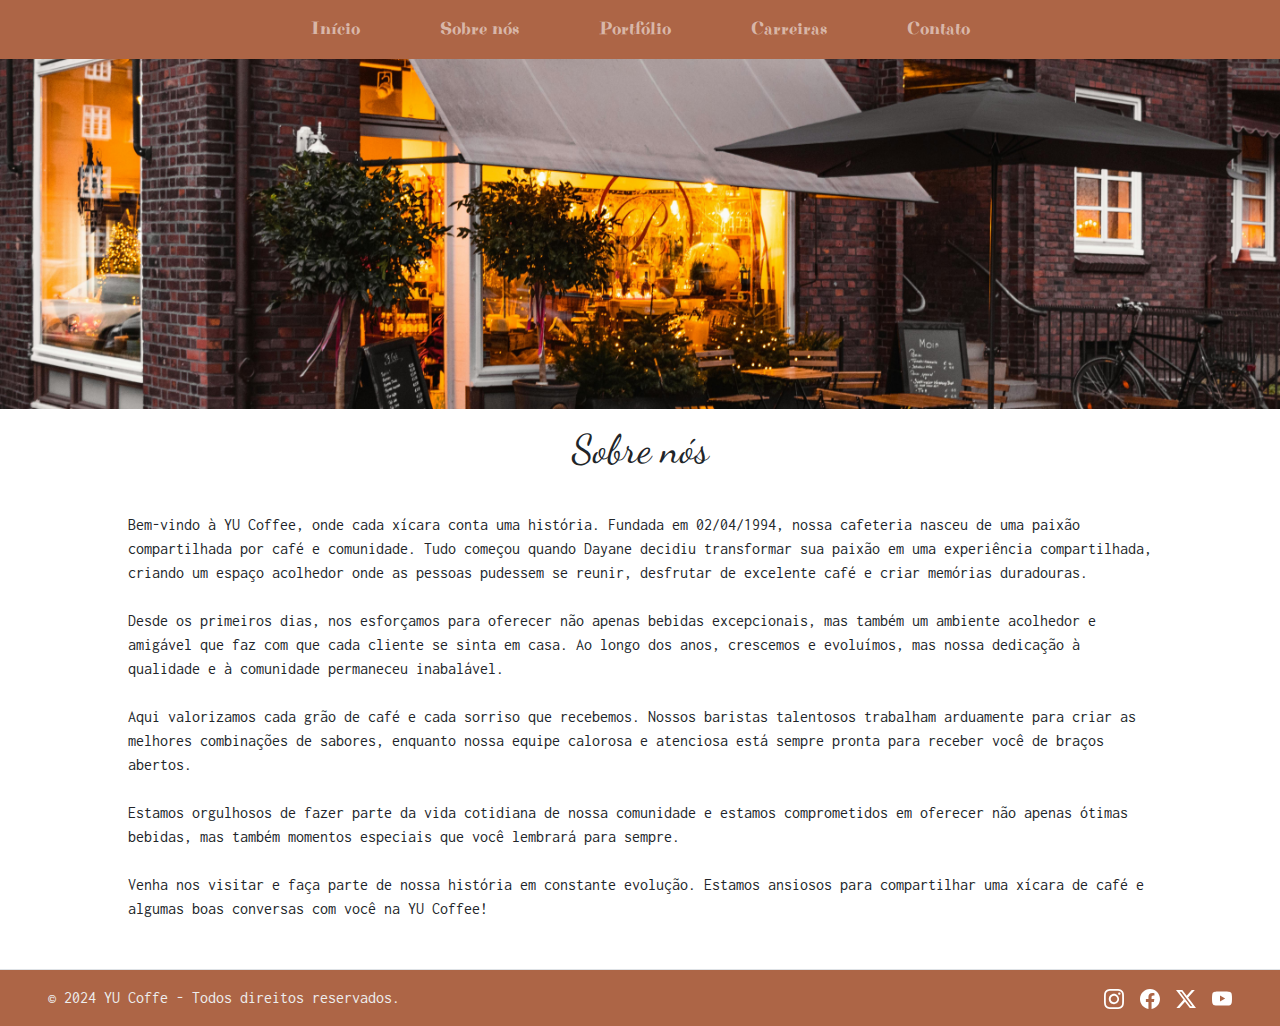
<file: pages/about.html>
<!DOCTYPE html>
<html lang="pt-BR">
  <head>
    <meta charset="UTF-8" />
    <meta name="viewport" content="width=device-width, initial-scale=1.0" />
    <link rel="stylesheet" href="../style.css" />
    <link rel="stylesheet" href="../custom-styles.css" />
    <link rel="shortcut icon" href="../assets/images/favicon.png" type="image/x-icon">
    <link
      rel="stylesheet"
      href="https://cdn.jsdelivr.net/npm/bootstrap@5.3.3/dist/css/bootstrap.min.css"
    />
    <title>YU Coffee - Sobre nós</title>
  </head>
  <body>
    <nav class="navbar navbar-expand-lg navbar-dark primary-bg">
      <button class="navbar-toggler mx-2 my-2" type="button" data-toggle="collapse" data-target="#navbarNav" aria-controls="navbarNav" aria-expanded="false" aria-label="Toggle navigation">
        <span class="navbar-toggler-icon"></span>
      </button>
      <div class="collapse navbar-collapse" id="navbarNav">
        <ul class="navbar-nav mx-auto text-center d-block d-lg-flex">
          <li class="nav-item bg-md-menu">
            <a class="nav-link menu-font" href="../index.html">Início</a>
          </li>
          <li class="nav-item">
            <a class="nav-link menu-font" href="../pages/about.html">Sobre nós</a>
          </li>
          <li class="nav-item">
            <a class="nav-link menu-font" href="../pages/portifolio.html">Portfólio</a>
          </li>
          <li class="nav-item">
            <a class="nav-link menu-font" href="../pages/carrers.html">Carreiras</a>
          </li>
          <li class="nav-item">
            <a class="nav-link menu-font" href="../pages/contact.html">Contato</a>
          </li>
        </ul>
      </div>
    </nav>

    <section id="about">
      <img
        src="../../assets/images/store.jpg"
        alt="Foto da loja"
        class="storeImg"
      />
      <h2 class="display-6 title-font text-center py-3">Sobre nós</h2>
      <p>
        Bem-vindo à YU Coffee, onde cada xícara conta uma história. Fundada em
        02/04/1994, nossa cafeteria nasceu de uma paixão compartilhada por café
        e comunidade. Tudo começou quando Dayane decidiu transformar sua paixão
        em uma experiência compartilhada, criando um espaço acolhedor onde as
        pessoas pudessem se reunir, desfrutar de excelente café e criar memórias
        duradouras.
      </p>
      <p>
        Desde os primeiros dias, nos esforçamos para oferecer não apenas bebidas
        excepcionais, mas também um ambiente acolhedor e amigável que faz com
        que cada cliente se sinta em casa. Ao longo dos anos, crescemos e
        evoluímos, mas nossa dedicação à qualidade e à comunidade permaneceu
        inabalável.
      </p>
      <p>
        Aqui valorizamos cada grão de café e cada sorriso que recebemos. Nossos
        baristas talentosos trabalham arduamente para criar as melhores
        combinações de sabores, enquanto nossa equipe calorosa e atenciosa está
        sempre pronta para receber você de braços abertos.
      </p>
      <p>
        Estamos orgulhosos de fazer parte da vida cotidiana de nossa comunidade
        e estamos comprometidos em oferecer não apenas ótimas bebidas, mas
        também momentos especiais que você lembrará para sempre.
      </p>
      <p>
        Venha nos visitar e faça parte de nossa história em constante evolução.
        Estamos ansiosos para compartilhar uma xícara de café e algumas boas
        conversas com você na YU Coffee!
      </p>            
    </section>

    <footer
      class="d-flex flex-wrap justify-content-between align-items-center py-3 px-5 mt-5 border-top primary-bg"
    >
      <div class="col-md-4 d-flex align-items-center">
        <span class="mb-3 mb-md-0 footerText"
          >&copy; 2024 YU Coffe - Todos direitos reservados.</span
        >
      </div>

      <ul class="nav col-md-4 justify-content-end list-unstyled d-flex align-items-center">
        <li class="ms-3">
          <a class="text-body-secondary" href="https://www.instagram.com/">
            <i class="bi bi-instagram"></i>
            <svg width="20" height="20">
              <image href="../assets/icons/instagram.svg" alt="Instagram" width="20" height="20" />
            </svg>
        </li>
        <li class="ms-3">
          <a class="text-body-secondary" href="https://www.facebook.com/">
            <svg width="20" height="20">
              <image
              href="../assets/icons/facebook.svg"
              alt="Facebook"
              width="20" height="20"          
          />
            </svg>
            </a>
        </li>
        <li class="ms-3">
          <a class="text-body-secondary" href="https://twitter.com/">
            <svg width="20" height="20">
              <image
              href="../assets/icons/twitter.svg"
              alt="Twitter"  
              height="20" width="20"        
          />
            </svg>
            </a>
        </li>
        <li class="ms-3">
          <a class="text-body-secondary" href="https://youtube.com.br/">
            <svg width="20" height="20">
              <image
              href="../assets/icons/youtube.svg"
              alt="Youtube" 
              height="20" width="20"                     
          />
            </svg>
            </a>
        </li>
      </ul>
    </footer>

    <script src="https://code.jquery.com/jquery-3.5.1.slim.min.js"></script>
    <script src="https://cdn.jsdelivr.net/npm/@popperjs/core@2.9.2/dist/umd/popper.min.js"></script>
    <script src="https://stackpath.bootstrapcdn.com/bootstrap/4.5.2/js/bootstrap.min.js"></script>
  </body>
</html>
</file>
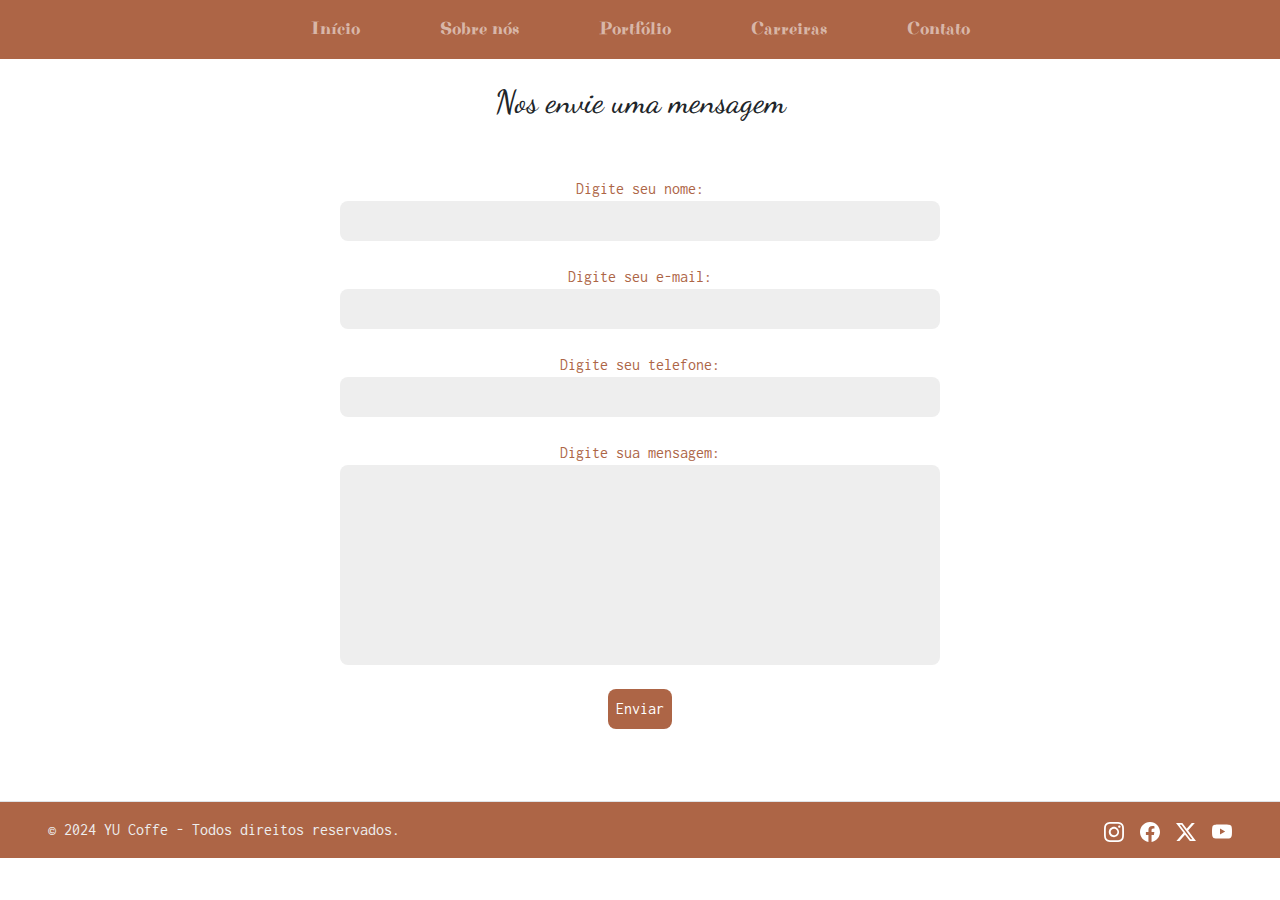
<file: pages/contact.html>
<!DOCTYPE html>
<html lang="pt-BR">
  <head>
    <meta charset="UTF-8" />
    <meta name="viewport" content="width=device-width, initial-scale=1.0" />
    <link rel="stylesheet" href="../style.css" />
    <link rel="stylesheet" href="../custom-styles.css" />
    <link rel="shortcut icon" href="../assets/images/favicon.png" type="image/x-icon">
    <link
      rel="stylesheet"
      href="https://cdn.jsdelivr.net/npm/bootstrap@5.3.3/dist/css/bootstrap.min.css"
    />
    <title>YU Coffee - Contato</title>
  </head>
  <body>
    <nav class="navbar navbar-expand-lg navbar-dark primary-bg">
      <button class="navbar-toggler mx-2 my-2" type="button" data-toggle="collapse" data-target="#navbarNav" aria-controls="navbarNav" aria-expanded="false" aria-label="Toggle navigation">
        <span class="navbar-toggler-icon"></span>
      </button>
      <div class="collapse navbar-collapse" id="navbarNav">
        <ul class="navbar-nav mx-auto text-center d-block d-lg-flex">
          <li class="nav-item bg-md-menu">
            <a class="nav-link menu-font" href="../index.html">Início</a>
          </li>
          <li class="nav-item">
            <a class="nav-link menu-font" href="../pages/about.html">Sobre nós</a>
          </li>
          <li class="nav-item">
            <a class="nav-link menu-font" href="../pages/portifolio.html">Portfólio</a>
          </li>
          <li class="nav-item">
            <a class="nav-link menu-font" href="../pages/carrers.html">Carreiras</a>
          </li>
          <li class="nav-item">
            <a class="nav-link menu-font" href="../pages/contact.html">Contato</a>
          </li>
        </ul>
      </div>
    </nav>

    <section id="contact">
      <h2 class="title-font text-center py-4">Nos envie uma mensagem</h2>
      <form >
        <div class="form-group">
          <label for="name">Digite seu nome:</label>
          <input type="text" id="name">
        </div>
        <div class="form-group">
          <label for="email">Digite seu e-mail:</label>
          <input type="email" id="email" >
        </div>
        <div class="form-group">
          <label for="tel">Digite seu telefone:</label>
          <input type="tel" id="tel" >
        </div>
        <div class="form-group">
          <label for="text">Digite sua mensagem:</label>
          <textarea id="text" ></textarea>
        </div>
        <button class="primary-bg font-white">Enviar</button>
      </form>
    </section>

    <footer
      class="d-flex flex-wrap justify-content-between align-items-center py-3 px-5 mt-5 border-top primary-bg"
    >
      <div class="col-md-4 d-flex align-items-center">
        <span class="mb-3 mb-md-0 footerText"
          >&copy; 2024 YU Coffe - Todos direitos reservados.</span
        >
      </div>

      <ul class="nav col-md-4 justify-content-end list-unstyled d-flex align-items-center">
        <li class="ms-3">
          <a class="text-body-secondary" href="https://www.instagram.com/">
            <i class="bi bi-instagram"></i>
            <svg width="20" height="20">
              <image href="../assets/icons/instagram.svg" alt="Instagram" width="20" height="20" />
            </svg>
        </li>
        <li class="ms-3">
          <a class="text-body-secondary" href="https://www.facebook.com/">
            <svg width="20" height="20">
              <image
              href="../assets/icons/facebook.svg"
              alt="Facebook"
              width="20" height="20"          
          />
            </svg>
            </a>
        </li>
        <li class="ms-3">
          <a class="text-body-secondary" href="https://twitter.com/">
            <svg width="20" height="20">
              <image
              href="../assets/icons/twitter.svg"
              alt="Twitter"  
              height="20" width="20"        
          />
            </svg>
            </a>
        </li>
        <li class="ms-3">
          <a class="text-body-secondary" href="https://youtube.com.br/">
            <svg width="20" height="20">
              <image
              href="../assets/icons/youtube.svg"
              alt="Youtube" 
              height="20" width="20"                     
          />
            </svg>
            </a>
        </li>
      </ul>
    </footer>

    <script src="https://code.jquery.com/jquery-3.5.1.slim.min.js"></script>
    <script src="https://cdn.jsdelivr.net/npm/@popperjs/core@2.9.2/dist/umd/popper.min.js"></script>
    <script src="https://stackpath.bootstrapcdn.com/bootstrap/4.5.2/js/bootstrap.min.js"></script>
  </body>
</html>
</file>
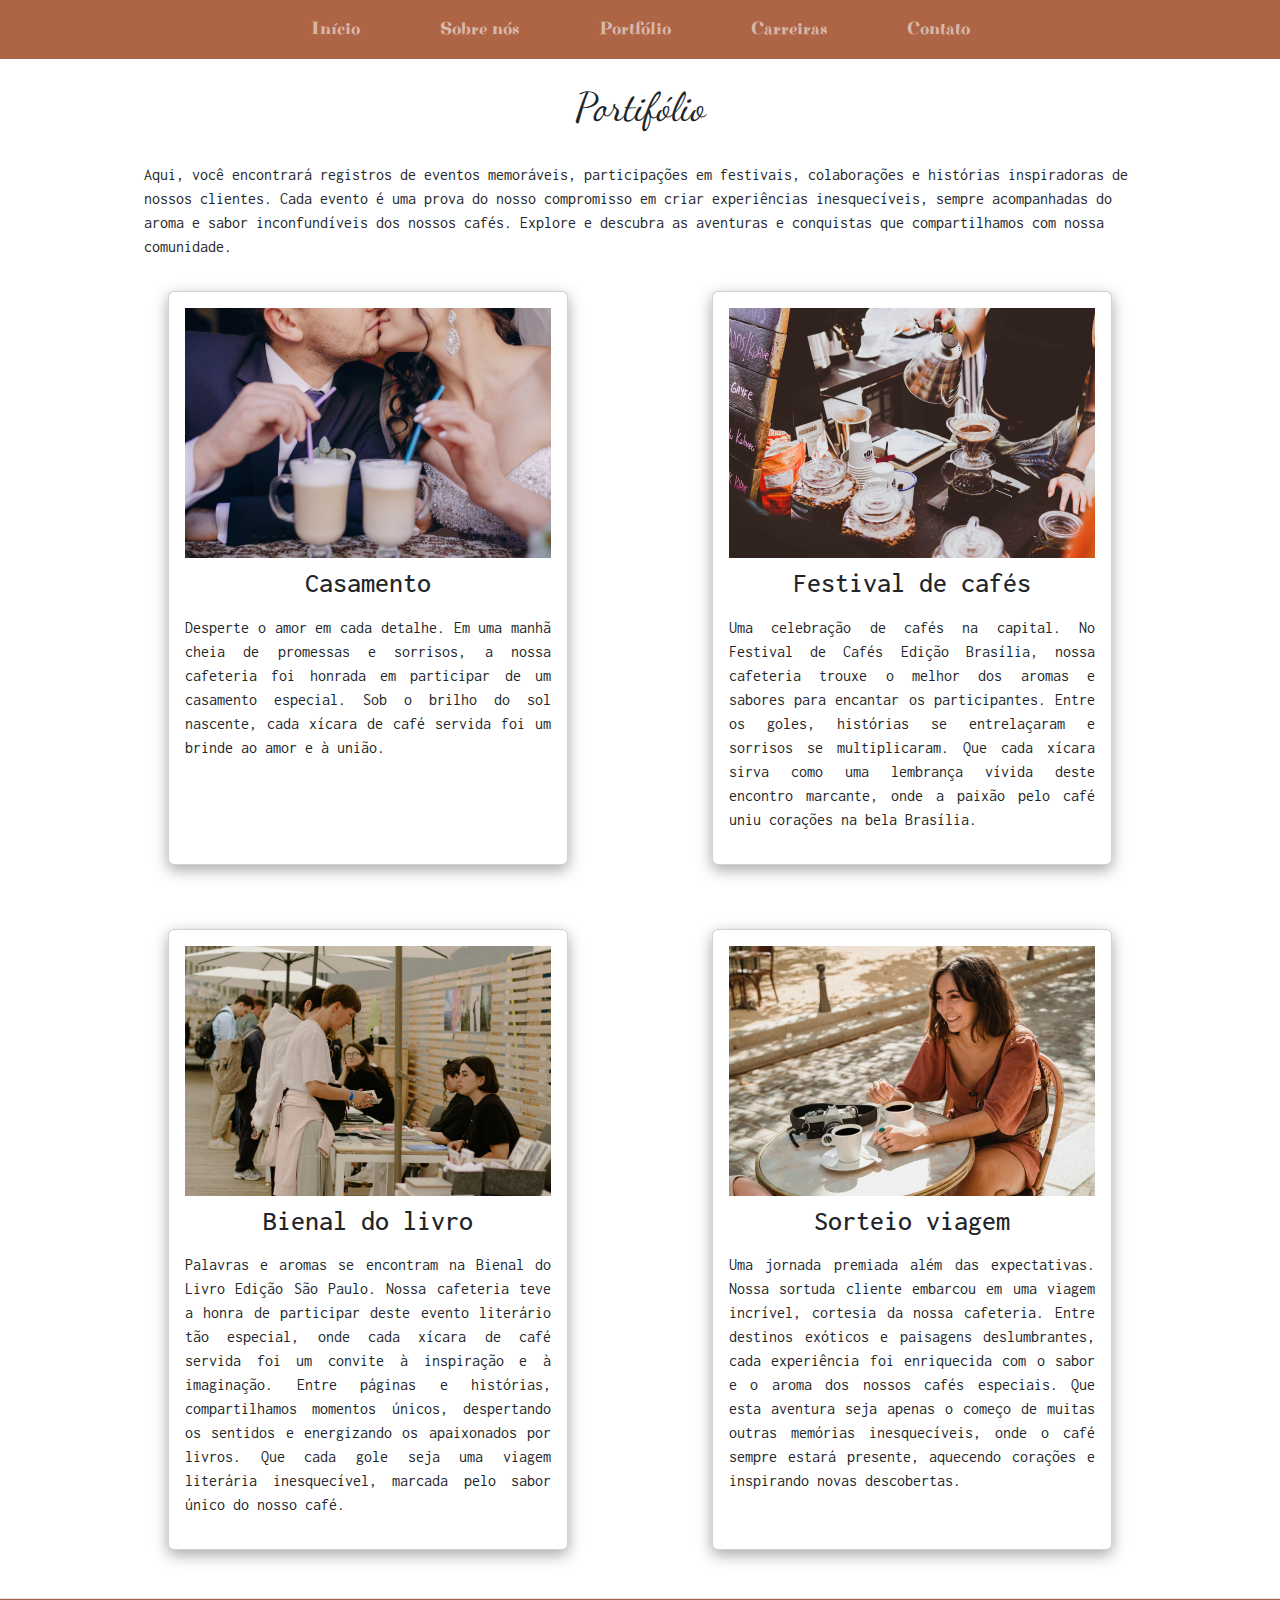
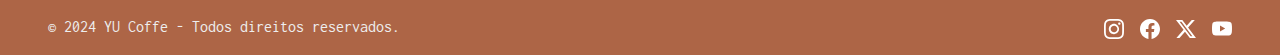
<file: pages/portifolio.html>
<!DOCTYPE html>
<html lang="pt-BR">
  <head>
    <meta charset="UTF-8" />
    <meta name="viewport" content="width=device-width, initial-scale=1.0" />
    <link rel="stylesheet" href="../style.css" />
    <link rel="stylesheet" href="../custom-styles.css" />
    <link rel="shortcut icon" href="../assets/images/favicon.png" type="image/x-icon">
    <link
      rel="stylesheet"
      href="https://cdn.jsdelivr.net/npm/bootstrap@5.3.3/dist/css/bootstrap.min.css"
    />
    <title>YU Coffee - Portifílio</title>
  </head>
  <body>
    <nav class="navbar navbar-expand-lg navbar-dark primary-bg">
      <button class="navbar-toggler mx-2 my-2" type="button" data-toggle="collapse" data-target="#navbarNav" aria-controls="navbarNav" aria-expanded="false" aria-label="Toggle navigation">
        <span class="navbar-toggler-icon"></span>
      </button>
      <div class="collapse navbar-collapse" id="navbarNav">
        <ul class="navbar-nav mx-auto text-center d-block d-lg-flex">
          <li class="nav-item bg-md-menu">
            <a class="nav-link menu-font" href="../index.html">Início</a>
          </li>
          <li class="nav-item">
            <a class="nav-link menu-font" href="../pages/about.html">Sobre nós</a>
          </li>
          <li class="nav-item">
            <a class="nav-link menu-font" href="../pages/portifolio.html">Portfólio</a>
          </li>
          <li class="nav-item">
            <a class="nav-link menu-font" href="../pages/carrers.html">Carreiras</a>
          </li>
          <li class="nav-item">
            <a class="nav-link menu-font" href="../pages/contact.html">Contato</a>
          </li>
        </ul>
      </div>
    </nav>

    <section id="portifolio">
      <h2 class="display-6 title-font text-center py-4">Portifólio</h2>
      <p class="pb-3 px-3"> Aqui, você encontrará registros de eventos memoráveis, participações em festivais, colaborações e histórias inspiradoras de nossos clientes. Cada evento é uma prova do nosso compromisso em criar experiências inesquecíveis, sempre acompanhadas do aroma e sabor inconfundíveis dos nossos cafés. Explore e descubra as aventuras e conquistas que compartilhamos com nossa comunidade.</p>

        <ul>
          <li class="card mx-auto">
            <img src="../assets/images/portifolio1.jpg" alt="Evento de casamento">
              <h3 class="py-2 text-center">Casamento</h3>
              <p>
                Desperte o amor em cada detalhe. Em uma manhã cheia de promessas e sorrisos, a nossa cafeteria foi honrada em participar de um casamento especial. Sob o brilho do sol nascente, cada xícara de café servida foi um brinde ao amor e à união.
              </p>

          </li>
          <li class="card mx-auto">
            <img src="../assets/images/portifolio2.jpg" alt="Evento de cafés">
              <h3 class="py-2 text-center">Festival de cafés</h3>
              <p>
                Uma celebração de cafés na capital. No Festival de Cafés Edição Brasília, nossa cafeteria trouxe o melhor dos aromas e sabores para encantar os participantes. Entre os goles, histórias se entrelaçaram e sorrisos se multiplicaram. Que cada xícara sirva como uma lembrança vívida deste encontro marcante, onde a paixão pelo café uniu corações na bela Brasília.
              </p>
          </li>
          <li class="card mx-auto">
            <img src="../assets/images/portifolio3.jpg" alt="EBienal do livro">
              <h3 class="py-2 text-center">Bienal do livro</h3>
              <p>
                Palavras e aromas se encontram na Bienal do Livro Edição São Paulo. Nossa cafeteria teve a honra de participar deste evento literário tão especial, onde cada xícara de café servida foi um convite à inspiração e à imaginação. Entre páginas e histórias, compartilhamos momentos únicos, despertando os sentidos e energizando os apaixonados por livros. Que cada gole seja uma viagem literária inesquecível, marcada pelo sabor único do nosso café.
              </p>
          </li>
          <li class="card mx-auto">
            <img src="../assets/images/portifolio4.jpg" alt="Evento de casamento">
              <h3 class="py-2 text-center">Sorteio viagem</h3>
              <p>
                Uma jornada premiada além das expectativas. Nossa sortuda cliente embarcou em uma viagem incrível, cortesia da nossa cafeteria. Entre destinos exóticos e paisagens deslumbrantes, cada experiência foi enriquecida com o sabor e o aroma dos nossos cafés especiais. Que esta aventura seja apenas o começo de muitas outras memórias inesquecíveis, onde o café sempre estará presente, aquecendo corações e inspirando novas descobertas.
              </p>
          </li>
        </ul>
    </section>

    <footer
      class="d-flex flex-wrap justify-content-between align-items-center py-3 px-5 mt-5 border-top primary-bg"
    >
      <div class="col-md-4 d-flex align-items-center">
        <span class="mb-3 mb-md-0 footerText"
          >&copy; 2024 YU Coffe - Todos direitos reservados.</span
        >
      </div>

      <ul class="nav col-md-4 justify-content-end list-unstyled d-flex align-items-center">
        <li class="ms-3">
          <a class="text-body-secondary" href="https://www.instagram.com/">
            <i class="bi bi-instagram"></i>
            <svg width="20" height="20">
              <image href="../assets/icons/instagram.svg" alt="Instagram" width="20" height="20" />
            </svg>
        </li>
        <li class="ms-3">
          <a class="text-body-secondary" href="https://www.facebook.com/">
            <svg width="20" height="20">
              <image
              href="../assets/icons/facebook.svg"
              alt="Facebook"
              width="20" height="20"          
          />
            </svg>
            </a>
        </li>
        <li class="ms-3">
          <a class="text-body-secondary" href="https://twitter.com/">
            <svg width="20" height="20">
              <image
              href="../assets/icons/twitter.svg"
              alt="Twitter"  
              height="20" width="20"        
          />
            </svg>
            </a>
        </li>
        <li class="ms-3">
          <a class="text-body-secondary" href="https://youtube.com.br/">
            <svg width="20" height="20">
              <image
              href="../assets/icons/youtube.svg"
              alt="Youtube" 
              height="20" width="20"                     
          />
            </svg>
            </a>
        </li>
      </ul>
    </footer>

    <script src="https://code.jquery.com/jquery-3.5.1.slim.min.js"></script>
    <script src="https://cdn.jsdelivr.net/npm/@popperjs/core@2.9.2/dist/umd/popper.min.js"></script>
    <script src="https://stackpath.bootstrapcdn.com/bootstrap/4.5.2/js/bootstrap.min.js"></script>
  </body>
</html>
</file>
<file: style.css>
* {
  margin: 0;
  padding: 0;
  box-sizing: border-box;
  list-style: none;
  font-family: "Inconsolata", monospace;
}

/* MENU */

nav ul {
  gap: 64px;
  margin: 0 auto;
  /* padding: 12px 0; */
  font-size: 18px;
}

nav ul li a {
  color: #fff;
  text-decoration: none;
  transition: all 0.3s ease-in-out;
}

nav ul li:hover {
  transform: scale(1.2);
}

.bg-menu {
  border-radius: 32px;
  background-color: #e6e6e6;
}

.banner {
  width: 100%;
}

.banner-img {
  height: 300px;
  width: 100%;
  object-fit: cover;

  @media (max-width: 768px) {
    height: 150px;
  }
}

.intro {
  gap: 64px;
  padding: 60px 120px 32px;
  background: rgb(255, 255, 255);
  background: linear-gradient(
    0deg,
    rgba(255, 255, 255, 0.6362920168067228) 0%,
    rgba(244, 220, 208, 1) 48%,
    rgba(255, 255, 255, 1) 100%
  );

  @media (max-width: 768px) {
    padding: 32px 64px;
  }
}

.intro > img {
  height: 160px;
}

.intro p {
  font-style: italic;
}

/* PRODUCTS */

.products {
  gap: 64px;
  margin: 32px auto 64px;
  width: 80%;

  /* @media (max-width: 767px) {
    grid-template-columns: 1fr 1fr;
  } */
}

.card {
  width: 300px;
  text-align: justify;
  box-shadow: rgba(0, 0, 0, 0.35) 0px 5px 15px;
  padding: 16px;
}

.card img {
  width: 100%;
  height: 180px;
  object-fit: cover;
}

/* STORS */
.stors {
  width: 80%;
  margin: 0 auto;
}

.stors ul li {
  display: flex;
  justify-content: space-between;
  border: 1px solid #e6e6e6;
  padding: 8px 16px;
}

.stors ul li p {
  margin: 0 32px;
}

video {
  height: 250px;

  @media (max-width: 768px) {
    width: 100%;
  }
}

/* SECTION ABOUT */
#about p {
  max-width: 80%;
  margin: 24px auto;
}

.storeImg {
  height: 350px;
  width: 100%;
  object-fit: cover;
}

/* CARRERS*/
#carrers .sectionImg {
  width: 250px;
  height: 250px;
  object-fit: cover;
  border-radius: 50%;
  display: block;
  margin: 0 auto 24px;

  @media (max-width: 767px) {
    width: 180px;
    height: 180px;
  }
}

#carrers ul li {
  margin: 0 auto;
  text-align: center;
}

#carrers ul li p {
  margin: 0 auto;
}

#carrers ul li img {
  height: 150px;
  margin-bottom: 8px;
  border-radius: 8px;
}

#carrers p,
#carrers ul {
  max-width: 80%;
  margin: 24px auto;
}

/* CONTACT */

#contact form {
  text-align: center;
  width: 80%;
  margin: 0 auto;
  /* background-color: #fcefe9; */
  border-radius: 24px;
  padding: 24px 0;
  color: #ad6546;
}

#contact textarea {
  display: block;
  width: 600px;
  height: 200px;
  resize: none;
  margin: 0 auto 24px;
  border: none;
  background-color: #eee;
  padding: 8px 16px;
  outline: none;
  border-radius: 8px;

  @media (max-width: 768px) {
    width: 90%;
  }
}

#contact input {
  width: 600px;
  border: none;
  background-color: #eee;
  padding: 8px 16px;
  margin: 0 auto 24px;
  outline: none;
  border-radius: 8px;
  display: block;

  @media (max-width: 768px) {
    width: 90%;
  }
}

input:focus,
textarea:focus {
  border-color: #ad6546;
  box-shadow: 0 0 10px #ad6546;
}

#contact button {
  padding: 8px;
  border: none;
  border-radius: 8px;
}

/* PORTIFOLIO */
#portifolio {
  max-width: 80%;
  width: 100%;
  margin: 0 auto;

  @media (max-width: 768px) {
    max-width: 90%;
  }
}

#portifolio ul {
  display: grid;
  grid-template-columns: 1fr 1fr;
  gap: 64px;
  padding: 0;

  @media (max-width: 767px) {
    grid-template-columns: 1fr;
    gap: 24px;
    margin: 0 auto;
  }
}

#portifolio .card {
  width: 400px;

  @media (max-width: 767px) {
    width: 300px;
  }
}

#portifolio .card img {
  height: 250px;
}

/* FOOTER */

.footerText {
  color: #eeeeee;
}
</file>
<file: custom-styles.css>
@import url("https://fonts.googleapis.com/css2?family=Dancing+Script:wght@400..700&family=Inconsolata:wght@200..900&family=Licorice&family=Purple+Purse&family=Roboto:wght@400;700&display=swap");

/* BACKGROUNDS */
.primary-bg {
  background-color: #ad6546;
}
.secondary-bg {
  background-color: #ffe8d8;
}

/* FONTS */
.primary-font {
  font-family: "Inconsolata", monospace;
}

.menu-font {
  font-family: "Purple Purse", serif;
}

.title-font {
  font-family: "Dancing Script", cursive;
}

.font-white {
  color: #fff;
}

.menu_link {
  color: #fff;
  text-decoration: none;
}
</file>
